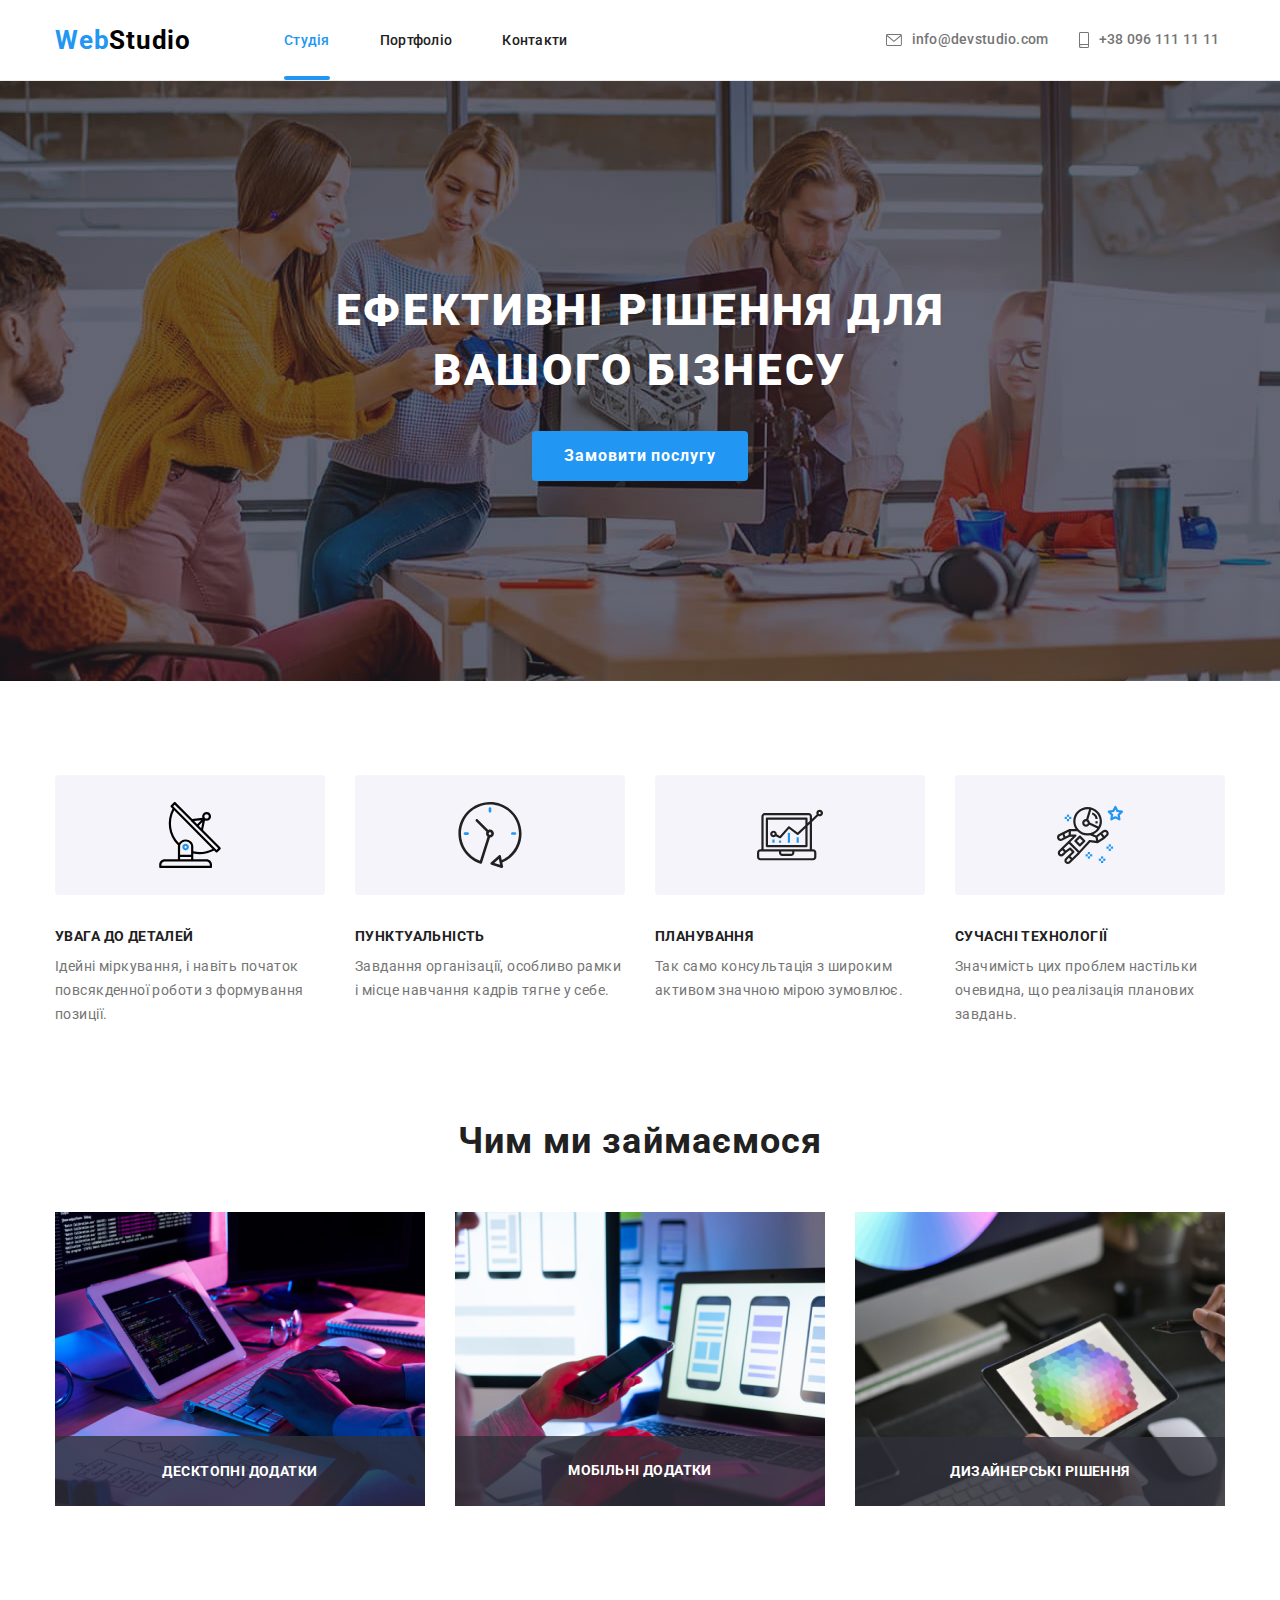
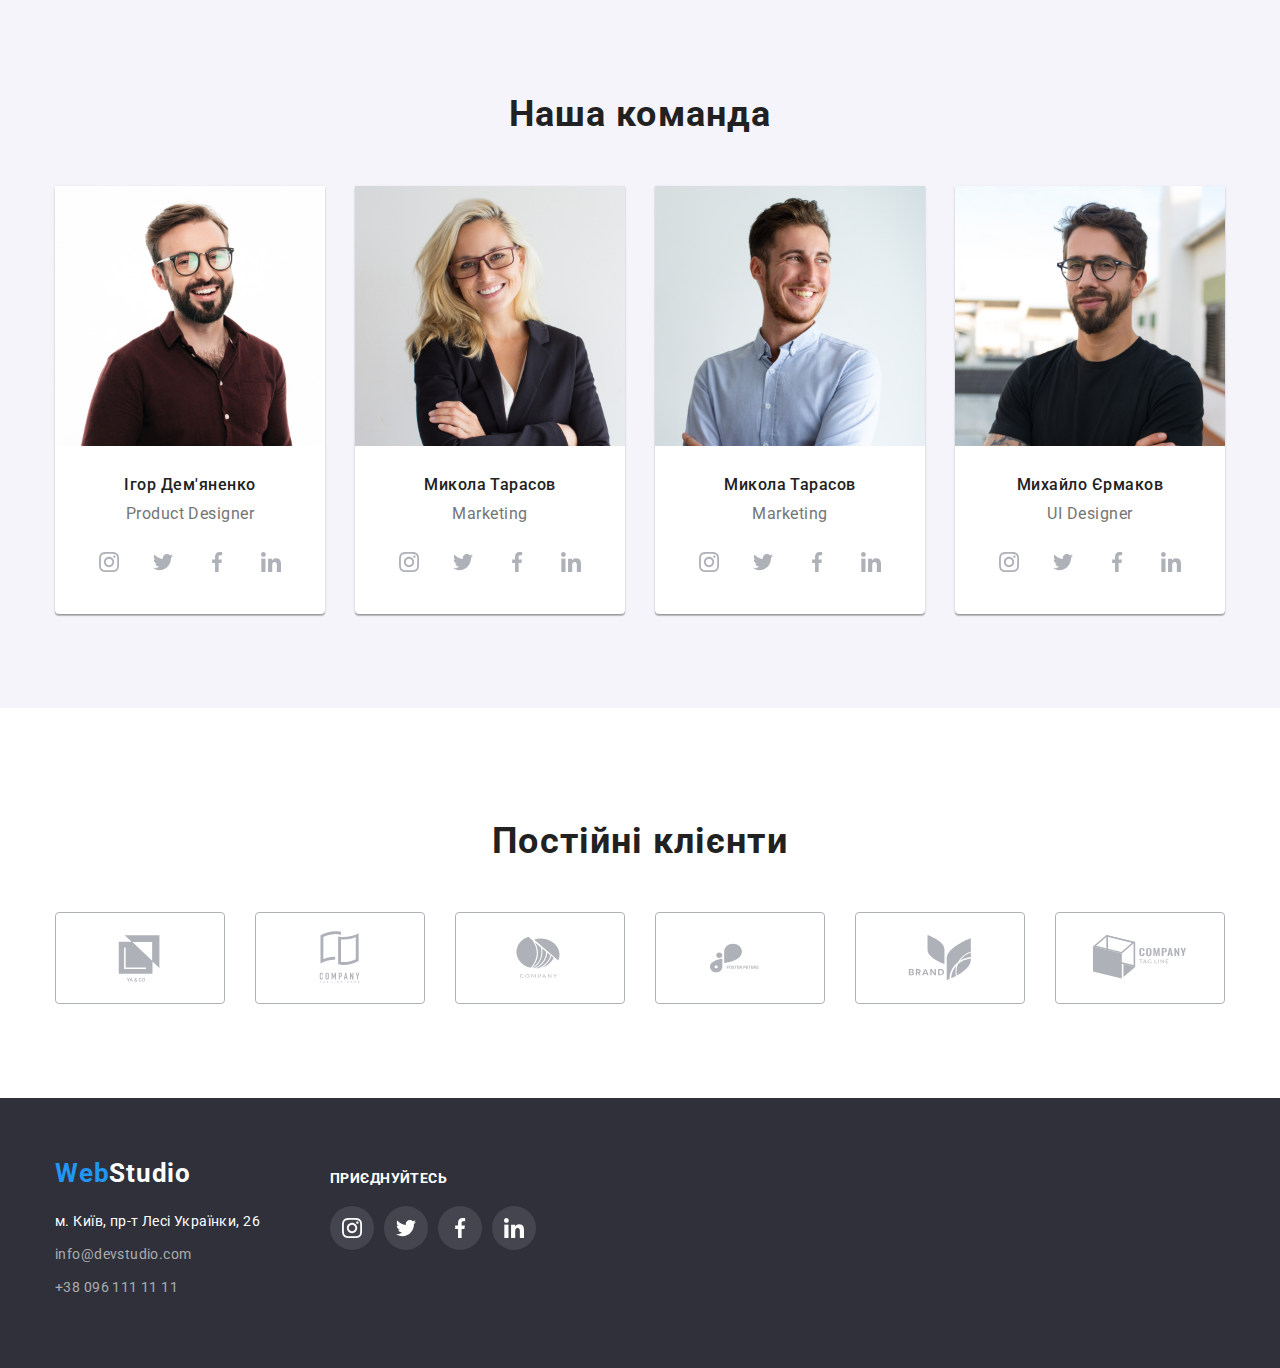
<file: index.html>
<!DOCTYPE html>
<html lang="en">
<head>
    <meta charset="UTF-8">
    <meta http-equiv="X-UA-Compatible" content="IE=edge">
    <meta name="viewport" content="width=device-width, initial-scale=1.0">
    <title>WebStudio</title>
    <link href="https://fonts.googleapis.com/css2?family=Raleway:wght@700&family=Roboto:wght@400;500;700;900&display=swap"
        rel="stylesheet"/>
    <link rel="stylesheet" href="https://cdnjs.cloudflare.com/ajax/libs/modern-normalize/1.1.0/modern-normalize.min.css"/>
    <link rel="stylesheet" href="./css/style.css"/>
</head>
<body>
 <!-- Шапка -->
    <header class="page-header">
        <div class="container">
            <a href="/" <span class="logo-web link">Web</span><span class="logo-studio">Studio</span></a>
            <nav class="nav">
                <ul class="header-list list">
                    <li class="header-list-item"><a class="header-list-link header-link link current" href="#">Студія</a></li>
                    <li class="header-list-item"><a class="header-list-link header-link link" href="./portfolio.html">Портфоліо</a></li>
                    <li class="header-list-item"><a class="header-list-link header-link link" href="/">Контакти</a></li>
                </ul>
            </nav>
            <ul class="header-contacts list">
                <li class="contacts-item"><a class="header-mail-link header-link link" href="mailto:info@devstudio.com"><svg class="mail-icon" width="16" height="12">
                    <use href="./img/icons.svg#icon-envelope"></use>
                </svg> info@devstudio.com</a></li>
                <li class="contacts-item"><a class="header-tel-link header-link link" href="tel:+380961111111">
                    <svg class="phone-icon" width="10" height="16">
                        <use href="./img/icons.svg#icon-smartphone">

                        </use>

                    </svg>+38 096 111 11 11</a></li>
            </ul>
        </div>
      
    </header>
    <main>


        <!-- Замовлення послуги -->
        <section class="hero">
            <div class="container">
                <h1 class="hero-title">Ефективні рішення для <br> вашого бізнесу</h1>
                <button class="button" type="" button data-modal-open>Замовити послугу</button>
            </div>
           
        </section>


        <!-- Переваги -->
        <section class="section">
        <div class="container">
            <h2 hidden>Переваги</h2>
            <ul class="section-list">
                <li class="section-list-item list">
                    <svg class="section-icon">
                        <use href="./img/icons.svg#icon-antenna"></use>
                    </svg>
                    <h3 class="section-title">УВАГА ДО ДЕТАЛЕЙ</h3>
                    <p class="section-text">Ідейні міркування, і навіть початок повсякденної роботи з формування позиції.</p>
                </li>

                <li class="section-list-item list">
                    <svg class="section-icon">
                        <use href="./img/icons.svg#icon-clock"></use>
                    </svg>
                    <h3 class="section-title">ПУНКТУАЛЬНІСТЬ</h3>
                    <p class="section-text">Завдання організації, особливо рамки і місце навчання кадрів тягне у себе.</p>
                </li>

                <li class="section-list-item list">
                    <svg class="section-icon">
                        <use href="./img/icons.svg#icon-diagram"></use>
                    </svg>
                    <h3 class="section-title">ПЛАНУВАННЯ</h3>
                    <p class="section-text">Так само консультація з широким активом значною мірою зумовлює.</p>
                </li>

                <li class="section-list-item list">
                    <svg class="section-icon">
                        <use href="./img/icons.svg#icon-astronaut"></use>
                    </svg>
                    <h3 class="section-title">СУЧАСНІ ТЕХНОЛОГІЇ</h3>
                    <p class="section-text">Значимість цих проблем настільки очевидна, що реалізація планових завдань.</p>
                </li>
            </ul>
        
        </div>
           
        </section>


        <!-- Чим ми займаємося -->
        <section class="about">
            <div class="container">
                <h2 class="about-title">Чим ми займаємося</h2>
                <ul class="about-list">
                    <li class="about-item">
                        <div class="about-thumb">
                            <img class="list" src="./img/notebook.jpg" alt="компютер" width="370">
                            <div class="about-thumb-desk">
                                <p>Десктопні додатки</p>
                            </div>
                        </div>
                    </li>
                    
                    <li class="about-item">
                        <div class="about-thumb">
                            <img class="list" src="./img/telephone.jpg" alt="телефон" width="370">
                            <div class="about-thumb-mobil">
                                <p>Мобільні додатки</p>
                            </div>
                        </div>
                    </li>
                    
                    <li class="about-item">
                        <div class="about-thumb">
                            <img class="list" src="./img/tablet.jpg" alt="планшет" width="370">
                            <div class="about-thumb-design">
                                <p>Дизайнерські рішення</p>
                            </div>
                        </div>
                    </li>
                </ul>
            </div>
          
        </section>


<!-- Наша команда -->
        <section  class="team">
            <div class="container">
                <h2 class="team-title">Наша команда</h2>
                <ul class="team-list">
                    <li class="team-item team-item list">
                        <img src="./img/productdesigner.jpg" alt="Product Designer" width="270">
                        <h3 class="team-list-title">Ігор Дем'яненко</h3>
                        <p class="team-list-text">Product Designer</p>
                        <ul class="social-icons list">
                            <li class="social-item">
                                <a  href="" class="social-link link">
                                    <svg class="social-icon" width="20" height="20">
                                        <use href="./img/icons.svg#icon-instagram"></use>
                                    </svg>
                                </a>
                            </li>
                            <li class="social-item">
                                <a href="" class="social-link link">
                                    <svg class="social-icon" width="20" height="20">
                                        <use href="./img/icons.svg#icon-twitter"></use>
                                    </svg>
                                </a>
                            </li>
                            <li class="social-item">
                                <a href="" class="social-link link">
                                    <svg class="social-icon" width="20" height="20">
                                        <use href="./img/icons.svg#icon-facebook"></use>
                                    </svg>
                                </a>
                            </li>
                            <li class="social-item">
                                <a href="" class="social-link link">
                                    <svg class="social-icon" width="20" height="20">
                                        <use href="./img/icons.svg#icon-linkedin"></use>
                                    </svg>
                                </a>
                            </li>
                        
                        </ul>
                    </li>
                    <li class="team-item list">
                        <img src="./img/frontenddeveloper.jpg" alt="Frontend Developer" width="270">
                        <h3 class="team-list-title">Микола Тарасов</h3>
                        <p class="team-list-text">Marketing</p>
                        <ul class="social-icons list">
                            <li class="social-item">
                                <a href="" class="social-link link">
                                    <svg class="social-icon" width="20" height="20">
                                        <use href="./img/icons.svg#icon-instagram"></use>
                                    </svg>
                                </a>
                            </li>
                            <li class="social-item">
                                <a href="" class="social-link link">
                                    <svg class="social-icon" width="20" height="20">
                                        <use href="./img/icons.svg#icon-twitter"></use>
                                    </svg>
                                </a>
                            </li>
                            <li class="social-item">
                                <a href="" class="social-link link">
                                    <svg class="social-icon" width="20" height="20">
                                        <use href="./img/icons.svg#icon-facebook"></use>
                                    </svg>
                                </a>
                            </li>
                            <li class="social-item">
                                <a href="" class="social-link link">
                                    <svg class="social-icon" width="20" height="20">
                                        <use href="./img/icons.svg#icon-linkedin"></use>
                                    </svg>
                                </a>
                            </li>
                        
                        </ul>
                    </li>
                    <li class="team-item list">
                        <img src="./img/marketing.jpg" alt="Marketing" width="270">
                        <h3 class="team-list-title">Микола Тарасов</h3>
                        <p class="team-list-text">Marketing</p>
                        <ul class="social-icons list">
                            <li class="social-item">
                                <a href="" class="social-link link">
                                    <svg class="social-icon" width="20" height="20">
                                        <use href="./img/icons.svg#icon-instagram"></use>
                                    </svg>
                                </a>
                            </li>
                            <li class="social-item">
                                <a href="" class="social-link link">
                                    <svg class="social-icon" width="20" height="20">
                                        <use href="./img/icons.svg#icon-twitter"></use>
                                    </svg>
                                </a>
                            </li>
                            <li class="social-item">
                                <a href="" class="social-link link">
                                    <svg class="social-icon" width="20" height="20">
                                        <use href="./img/icons.svg#icon-facebook"></use>
                                    </svg>
                                </a>
                            </li>
                            <li class="social-item">
                                <a href="" class="social-link link">
                                    <svg class="social-icon" width="20" height="20">
                                        <use href="./img/icons.svg#icon-linkedin"></use>
                                    </svg>
                                </a>
                            </li>
                        
                        </ul>
                    </li>
                    <li class="team-item list">
                        <img src="./img/uidesigner.jpg" alt="UI Designer" width="270">
                        <h3 class="team-list-title">Михайло Єрмаков</h3>
                        <p class="team-list-text">UI Designer</p>
                        <ul class="social-icons list">
                            <li class="social-item">
                                <a href="" class="social-link link">
                                    <svg class="social-icon" width="20" height="20">
                                        <use href="./img/icons.svg#icon-instagram"></use>
                                    </svg>
                                </a>
                            </li>
                            <li class="social-item">
                                <a href="" class="social-link link">
                                    <svg class="social-icon" width="20" height="20">
                                        <use href="./img/icons.svg#icon-twitter"></use>
                                    </svg>
                                </a>
                            </li>
                            <li class="social-item">
                                <a href="" class="social-link link">
                                    <svg class="social-icon" width="20" height="20">
                                        <use href="./img/icons.svg#icon-facebook"></use>
                                    </svg>
                                </a>
                            </li>
                            <li class="social-item">
                                <a href="" class="social-link link">
                                    <svg class="social-icon" width="20" height="20">
                                        <use href="./img/icons.svg#icon-linkedin"></use>
                                    </svg>
                                </a>
                            </li>
                        
                        </ul>
                    </li>
            </div>
          
        </section>

/* Постійні клієнти */


        <section class="clients">
            <div class="container">
                <h4 class="client-title">Постійні клієнти</h4>
                <ul class="client-list">
                    <li class="client-item list">
                        <a href="" class="client-link link">
                            <svg class="client-icon">
                                <use href="./img/icons.svg#icon-ya-co">
        
                                </use>
                            </svg>
                        </a>
                    </li>
                    <li class="client-item list">
                        <a href="" class="client-link link">
                            <svg class="client-icon">
                                <use href="./img/icons.svg#icon-tagline-here">
        
                                </use>
                            </svg>
                        </a>
                    </li>
                    <li class="client-item list">
                        <a href="" class="client-link link">
                            <svg class="client-icon">
                                <use href="./img/icons.svg#icon-company">
                                </use>
                            </svg>
                        </a>
                    </li>
                    <li class="client-item list">
                        <a href="" class="client-link link">
                            <svg class="client-icon">
                                <use href="./img/icons.svg#icon-foster-peters">
        
                                </use>
                            </svg>
                        </a>
        
                    </li>
                    <li class="client-item list">
                        <a href="" class="client-link link">
                            <svg class="client-icon">
                                <use href="./img/icons.svg#icon-brand">
        
                                </use>
                            </svg>
                        </a>
                    </li>
                    <li class="client-item list">
                        <a href="" class="client-link link">
                            <svg class="client-icon">
                                <use href="./img/icons.svg#icon-company-tag">
                                </use>
                            </svg>
                        </a>
                    </li>
                </ul>
            </div>
        </section>
    </main>

    
  
    <!-- Подвал -->
    <footer class="footer">
        <div class="container">
            <div>
                <a href="/" class="logo-web link">Web<span class="footer-studio">Studio</span></a>
                <address class="address">
                    <ul class="adress-list">
                        <li class="address-contacts">
                            <a class="address-item item link" href="https://goo.gl/maps/7HRLnux7PFmiZNjdA" target="_blank"
                                rel="noopener noreferrer nofollow">м. Київ, пр-т Лесі Українки, 26</a>
                        </li>
                        <li class="address-contacts">
                            <a class="address-list-item item link" href="mailto:info@devstudio.com">info@devstudio.com</a>
                        </li>
                        <li class="address-contacts">
                            <a class="address-list-item item link" href="tel:+380961111111">+38 096 111 11 11</a>
                        </li>
                    </ul>
                </address>
            </div>
    
            <div class="footer-social">
                <h5 class="footer-social-title">Приєднуйтесь</h5>
                <ul class="footer-item">
            
                    <li class="footer-list list">
                        <a href="" class="footer-social-link link">
                            <svg class="footer-icon" width="20" height="20">
                                <use href="./img/icons.svg#icon-instagram"></use>
                            </svg>
                        </a>
                    </li>
                    <li class="footer-list list">
                        <a href="" class="footer-social-link link">
                            <svg class="footer-icon" width="20" height="20">
                                <use href="./img/icons.svg#icon-twitter"></use>
                            </svg>
                        </a>
                    </li>
                    <li class="footer-list list">
                        <a href="" class="footer-social-link link">
                            <svg class="footer-icon" width="20" height="20">
                                <use href="./img/icons.svg#icon-facebook"></use>
                            </svg>
                        </a>
                    </li>
                    <li class="footer-list list">
                        <a href="" class="footer-social-link link">
                            <svg class="footer-icon" width="20" height="20">
                                <use href="./img/icons.svg#icon-linkedin"></use>
                            </svg>
                        </a>
                    </li>
                </ul>
            </div>
        </div>
      
    </footer>
    <div class="modal-backdrop is-hidden" data-modal>
        <div class="modal">
            <button class="close-sign " data-modal-close>
                <svg >
                    <use href="./img/icons.svg#icon-close-button"></use>
                </svg>
            </button>
        </div>
    </div>
    <script src="./js/modal.js"></script>
</body>
</html>
</file>
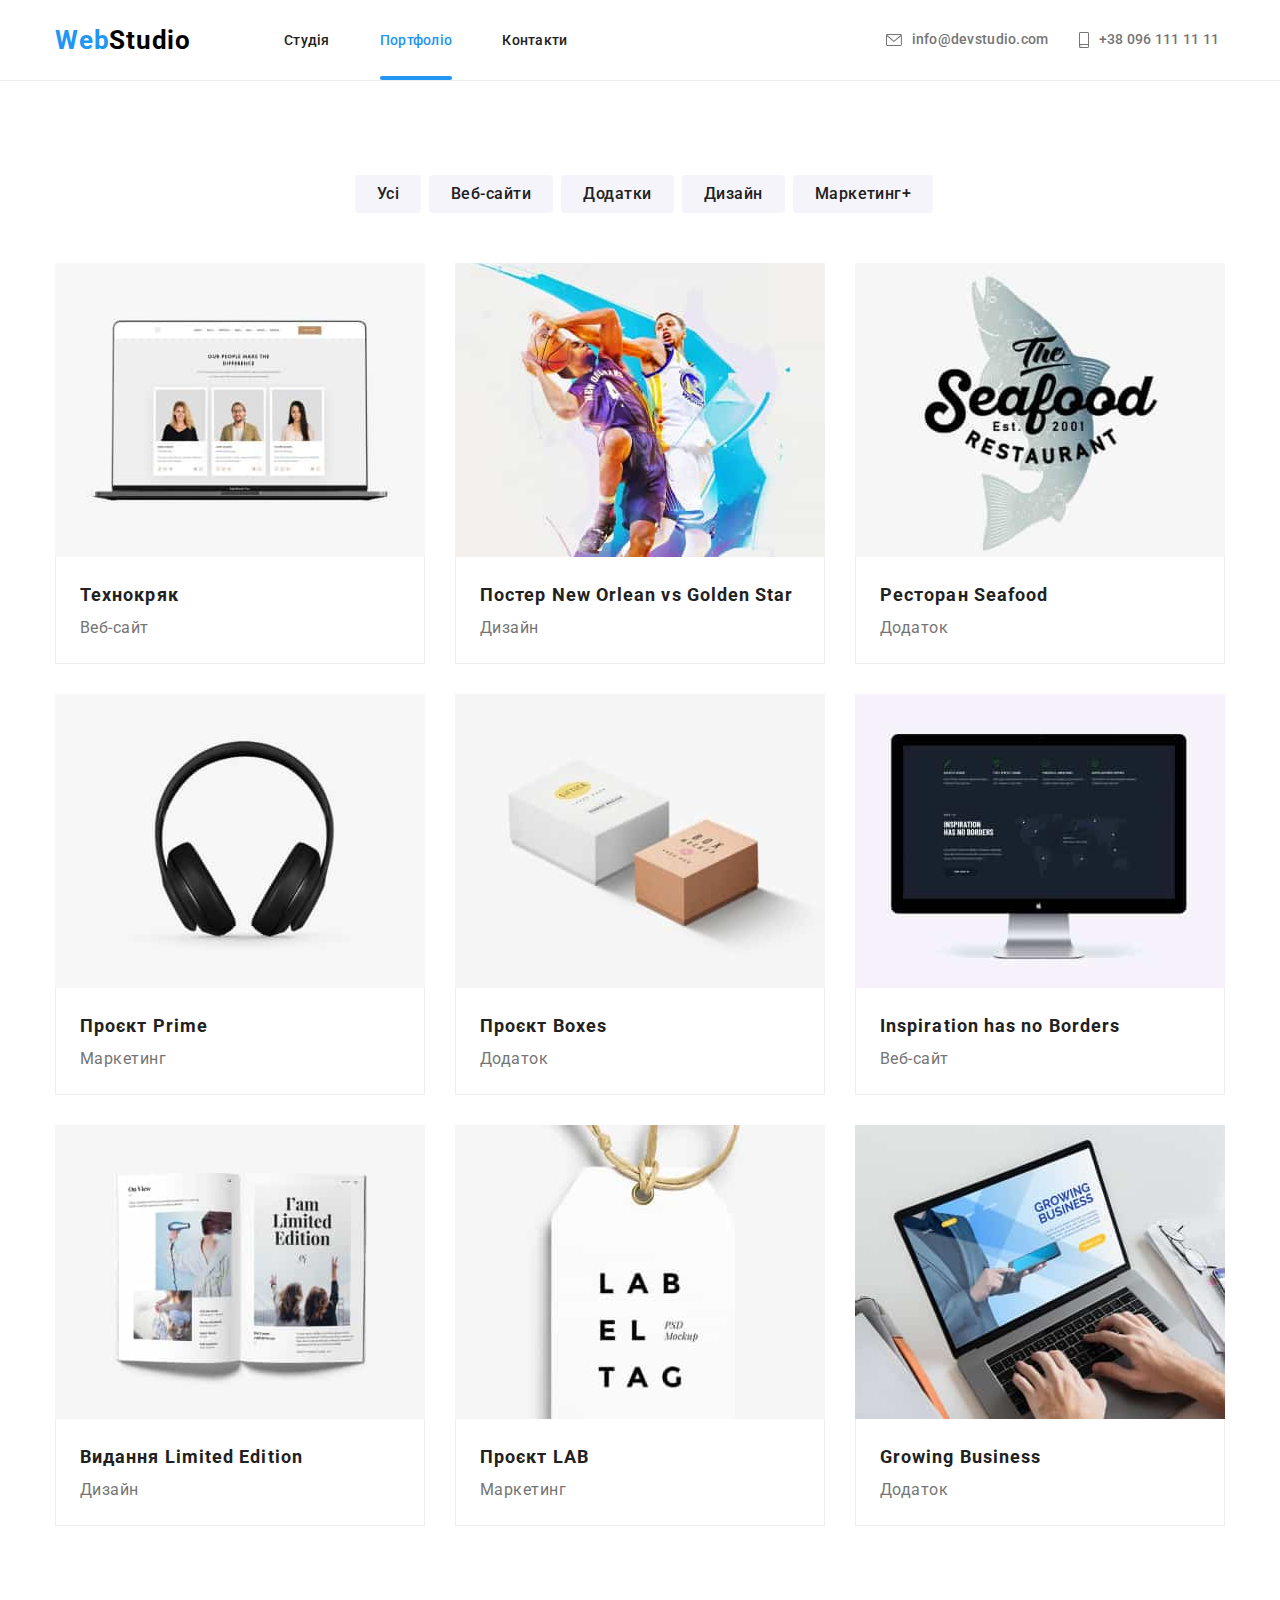
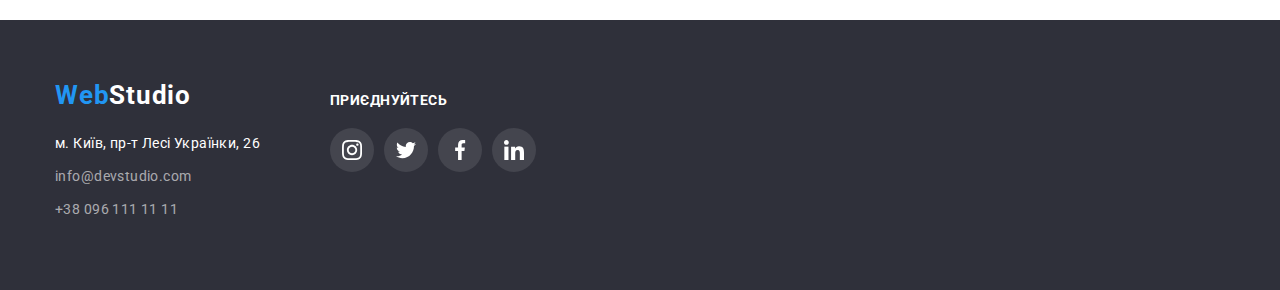
<file: portfolio.html>
<!DOCTYPE html>
<html lang="en">
<head>
    <meta charset="UTF-8">
    <meta http-equiv="X-UA-Compatible" content="IE=edge">
    <meta name="viewport" content="width=device-width, initial-scale=1.0">
    <title>WebStudio</title>
    <link href="https://fonts.googleapis.com/css2?family=Raleway:wght@700&family=Roboto:wght@400;500;700;900&display=swap"
        rel="stylesheet">
    <link rel="stylesheet" href="https://cdnjs.cloudflare.com/ajax/libs/modern-normalize/1.1.0/modern-normalize.min.css" />
    <link rel="stylesheet" href="./css/style.css"/>
    
</head>
<body>
    <!-- Шапка -->
    <header class="page-header">
    <div class="container">
        <nav class="header-nav">
            <a href="/" <span class="logo-web link">Web</span><span class="logo-studio">Studio</span></a>
            <ul class="header-list list">
                <li class="header-list-item"><a class="header-list-link header-link link list-active-link"
                        href="./index.html">Студія</a></li>
                <li class="header-list-item"><a class="header-list-link header-link link current"
                        href="./portfolio.html">Портфоліо</a></li>
                <li class="header-list-item"><a class="header-list-link header-link link" href="#">Контакти</a></li>
            </ul>
        </nav>
        <ul class="header-contacts list">
            <li class="contacts-item"><a class="header-mail-link header-link link" href="mailto:info@devstudio.com"><svg
                        class="mail-icon" width="16" height="12">
                        <use href="./img/icons.svg#icon-envelope"></use>
                    </svg> info@devstudio.com</a></li>
            <li class="contacts-item"><a class="header-tel-link header-link link" href="tel:+380961111111">
                    <svg class="phone-icon" width="10" height="16">
                        <use href="./img/icons.svg#icon-smartphone">
                        </use>
                    </svg>+38 096 111 11 11</a></li>
        </ul>
    </div>
      
    </header>
    <main>
        <section class="section">
            <div class="container">
                <h1 hidden>Портфолио</h1>
                
                <ul class="main-list list">
                    <li class="main-services"><button class="main-button button" type="button">Усі</button> </li>
                    <li class="main-services"><button class="main-button button" type="button">Веб-сайти</button></li>
                    <li class="main-services"><button class="main-button button" type="button">Додатки</button></li>
                    <li class="main-services"><button class="main-button button" type="button">Дизайн</button></li>
                    <li class="main-services"><button class="main-button button" type="button">Маркетинг+</button></li>
                </ul>
                
                
                <ul class="main-items list">
                    <li class="main-set">
                    
                        <div class="main-thumb">
                            <img src="./img/tehnokryak.jpg" alt="Експерты" width="370">
                            <div class="main-overlay">
                                <div class="main-thumb-text">
                                    <p class="main-text">Ресурс пропонує комплексні пропозиції з різним рівнем функціоналу та сервісів. Все
                                        це
                                        дозволить
                                        відвідувачу
                                        отримати
                                        вичерпні відомості про компанію чи приватну особу.
                                    </p>
                                </div>
                            </div>
                        </div>
                    
                        <div class="main-content">
                            <h2 class="main-items-title">Технокряк</h2>
                            <p class="main-items-text">Веб-сайт</p>
                        </div>
                    
                    
                    </li>
                    <li class="main-set">
                        <div class="main-thumb">
                            <img src="./img/Basketboll.jpg" alt="Баскетболисты" width="370">
                            <div class="main-overlay">
                                <div class="main-thumb-text">
                                    <p class="main-text">Ресурс пропонує комплексні пропозиції з різним рівнем функціоналу та сервісів. Все
                                        це
                                        дозволить
                                        відвідувачу
                                        отримати
                                        вичерпні відомості про компанію чи приватну особу.</p>
                                </div>
                            </div>
                    
                        </div>
                    
                        <div class="main-content">
                            <h2 class="main-items-title">Постер New Orlean vs Golden Star</h2>
                            <p class="main-items-text">Дизайн</p>
                        </div>
                    </li>
                    <li class="main-set">
                        <div class="main-thumb">
                            <img src="./img/restauran.jpg" alt="Ресторан" width="370">
                            <div class="main-overlay">
                    
                                <div class="main-thumb-text">
                                    <p class="main-text">Ресурс пропонує комплексні пропозиції з різним рівнем функціоналу та сервісів. Все
                                        це
                                        дозволить
                                        відвідувачу
                                        отримати
                                        вичерпні відомості про компанію чи приватну особу.</p>
                                </div>
                            </div>
                    
                        </div>
                    
                        <div class="main-content">
                            <h2 class="main-items-title">Ресторан Seafood</h2>
                            <p class="main-items-text">Додаток</p>
                        </div>
                    
                    </li>
                    <li class="main-set">
                        <div class="main-thumb">
                            <img src="./img/headphones.jpg" alt="Наушники" width="370">
                            <div class="main-overlay">
                                <div class="main-thumb-text">
                                    <p class="main-text">Ресурс пропонує комплексні пропозиції з різним рівнем функціоналу та сервісів. Все
                                        це
                                        дозволить
                                        відвідувачу
                                        отримати
                                        вичерпні відомості про компанію чи приватну особу.</p>
                                </div>
                    
                            </div>
                    
                        </div>
                    
                        <div class="main-content">
                            <h2 class="main-items-title">Проєкт Prime</h2>
                            <p class="main-items-text">Маркетинг</p>
                        </div>
                    
                    </li>
                    <li class="main-set">
                        <div class="main-thumb">
                            <img src="./img/boxes.jpg" alt="Две коробки" width="370">
                            <div class="main-overlay">
                    
                                <div class="main-thumb-text">
                                    <p class="main-text">Ресурс пропонує комплексні пропозиції з різним рівнем функціоналу та сервісів. Все
                                        це
                                        дозволить
                                        відвідувачу
                                        отримати
                                        вичерпні відомості про компанію чи приватну особу.</p>
                                </div>
                            </div>
                    
                        </div>
                    
                        <div class="main-content">
                            <h2 class="main-items-title">Проєкт Boxes</h2>
                            <p class="main-items-text">Додаток</p>
                        </div>
                    
                    </li>
                    <li class="main-set">
                        <div class="main-thumb">
                            <img src="./img/monitor.jpg" alt="Монитор" width="370">
                            <div class="main-overlay">
                                <div class="main-thumb-text">
                                    <p class="main-text">Ресурс пропонує комплексні пропозиції з різним рівнем функціоналу та сервісів. Все
                                        це
                                        дозволить
                                        відвідувачу
                                        отримати
                                        вичерпні відомості про компанію чи приватну особу.</p>
                                </div>
                    
                            </div>
                    
                        </div>
                    
                        <div class="main-content">
                            <h2 class="main-items-title">Inspiration has no Borders</h2>
                            <p class="main-items-text">Веб-сайт</p>
                        </div>
                    
                    </li>
                    <li class="main-set">
                        <div class="main-thumb">
                            <img src="./img/book.jpg" alt="Книга" width="370">
                            <div class="main-overlay">
                                <div class="main-thumb-text">
                                    <p class="main-text">Ресурс пропонує комплексні пропозиції з різним рівнем функціоналу та сервісів. Все
                                        це
                                        дозволить
                                        відвідувачу
                                        отримати
                                        вичерпні відомості про компанію чи приватну особу.</p>
                                </div>
                    
                            </div>
                    
                        </div>
                    
                        <div class="main-content">
                            <h2 class="main-items-title">Видання Limited Edition</h2>
                            <p class="main-items-text">Дизайн</p>
                        </div>
                    
                    </li>
                    <li class="main-set">
                        <div class="main-thumb">
                            <img src="./img/label.jpg" alt="Лейба" width="370">
                            <div class="main-overlay">
                                <div class="main-thumb-text">
                                    <p class="main-text">Ресурс пропонує комплексні пропозиції з різним рівнем функціоналу та сервісів. Все
                                        це
                                        дозволить
                                        відвідувачу
                                        отримати
                                        вичерпні відомості про компанію чи приватну особу.</p>
                                </div>
                    
                            </div>
                    
                        </div>
                    
                        <div class="main-content">
                            <h2 class="main-items-title">Проєкт LAB</h2>
                            <p class="main-items-text">Маркетинг</p>
                        </div>
                    
                    </li>
                    <li class="main-set">
                        <div class="main-thumb">
                            <img src="./img/computer.jpg" alt="Ноутбук" width="370">
                            <div class="main-overlay">
                                <div class="main-thumb-text">
                                    <p class="main-text">Ресурс пропонує комплексні пропозиції з різним рівнем функціоналу та сервісів. Все
                                        це
                                        дозволить
                                        відвідувачу
                                        отримати
                                        вичерпні відомості про компанію чи приватну особу.</p>
                                </div>
                            </div>
                    
                        </div>
                    
                        <div class="main-content">
                            <h2 class="main-items-title">Growing Business</h2>
                            <p class="main-items-text">Додаток</p>
                        </div>
                
                    </li>
                </ul>
        
            </div>
        
        </section>

    </main>
    
   

    <!-- Подвал -->
    <footer class="footer">
        <div class="container">
            <div>
                <a href="/" class="logo-web link">Web<span class="footer-studio">Studio</span></a>
                <address class="address">
                    <ul class="adress-list">
                        <li class="list">
                            <a class="address-item item link" href="https://goo.gl/maps/7HRLnux7PFmiZNjdA" target="_blank"
                                rel="noopener noreferrer nofollow">м. Київ, пр-т Лесі Українки, 26</a>
                        </li>
                        <li class="list">
                            <a class="address-list-item item link" href="mailto:info@devstudio.com">info@devstudio.com</a>
                        </li>
                        <li class="list">
                            <a class="address-list-item item link" href="tel:+380961111111">+38 096 111 11 11</a>
                        </li>
                    </ul>
                </address>
            </div>
    
            <div class="footer-social">
                <h5 class="footer-social-title">Приєднуйтесь</h5>
                <ul class="footer-item">
            
                    <li class="footer-list list">
                        <a href="" class="footer-social-link link">
                            <svg class="footer-icon" width="20" height="20">
                                <use href="./img/icons.svg#icon-instagram"></use>
                            </svg>
                        </a>
                    </li>
                    <li class="footer-list list">
                        <a href="" class="footer-social-link link">
                            <svg class="footer-icon" width="20" height="20">
                                <use href="./img/icons.svg#icon-twitter"></use>
                            </svg>
                        </a>
                    </li>
                    <li class="footer-list list">
                        <a href="" class="footer-social-link link">
                            <svg class="footer-icon" width="20" height="20">
                                <use href="./img/icons.svg#icon-facebook"></use>
                            </svg>
                        </a>
                    </li>
                    <li class="footer-list list">
                        <a href="" class="footer-social-link link">
                            <svg class="footer-icon" width="20" height="20">
                                <use href="./img/icons.svg#icon-linkedin"></use>
                            </svg>
                        </a>
                    </li>
                </ul>
            </div>
    </div>
    
</footer>

</body>

</html>
</file>
<file: css/style.css>
:root {
        --main-color:#212121 ;
        --second-color:#FFFFFF;
        --blue-color:#2196F3;
        --grey-color:#757575;
        --black-color:#000000;
        --brown-color:#2F303A;
        --beige-color:#F5F4FA;
        --button-color:#188CE8;
        --bg-color:#F5F4FA;
}
h1,
h2,
h3,
p {
        margin: 0;
}

img {
        display: block;
        max-width: 100%;
        height: auto;
}



body {
    font-family: 'Roboto', sans-serif;
    background-color: var(--second-color);
    color: var(--second-color);
}
*, 
*::after, 
*::before {
        box-sizing: border-box;
}
* {
        margin: 0;
        padding: 0;
}
.container {
        width: 1200px;
        padding-left: 15px;
        padding-right: 15px;
        margin-left: auto;
        margin-right: auto;
}


.link {
    text-decoration: none;
}

.list {
    list-style: none;
  
}


.page-header {
       border-bottom: 1px solid #ECECEC;
        
}
.header-nav {
        display: flex;
        align-items: center;
}
.page-header .container {
        display: flex;
        align-items: center;
       

}

.header-list {
        display: flex;
        /*padding-top: 32px;*/
        /*padding-bottom: 32px;*/
        margin-left: 93px;
        margin-right: 318px;
}
.header-list-item:not(:first-child) {
        margin-left: 50px;
        align-items: center;
      
}


.logo-web {
        font-weight: 700;
        font-size: 26px;
        line-height: 1.19;
        letter-spacing: 0.03em;
        color: var(--blue-color);
}
.logo-studio {
        font-weight: 700;
        font-size: 26px;
        line-height: 1.19;
        letter-spacing: 0.03em;
        color: var(--black-color);
}
.header-list-link:hover,
.header-list-link:focus {
        color:var(--blue-color) ;
}
.header-list .header-list-link.current {
        color: var(--blue-color);
        position: relative;
}


.header-list-link {
      
        position: relative;
        font-weight: 500;
        font-size: 14px;
        line-height: 1.14;
        letter-spacing: 0.02em;
        color: var(--main-color);
        transition: color 250ms cubic-bezier(0.4, 0, 0.2, 1);
}

.current::after {
        position: absolute;
        content: '';
        display: block;
        width: 100%;
        height: 4px;
        border-radius: 2px;
        background: var(--blue-color);
        left: 0;
        bottom: -32px;
}



.header-contacts {
        display: flex;
        padding-top: 32px;
        padding-bottom: 32px;
       
}

       
.header-mail-link {
        display: flex;
        font-weight: 500;
        font-size: 14px;
        line-height: 1.14;
        letter-spacing: 0.02em;
        color: var(--grey-color);
        margin-right: 30px;
        align-items: center;
        transition: color 250ms cubic-bezier(0.4, 0, 0.2, 1);
       
}
.header-tel-link {
        display: flex;
        font-weight: 500;
        font-size: 14px;
        line-height: 1.14;
        letter-spacing: 0.02em; 
        color: var(--grey-color);
        transition: color 250ms cubic-bezier(0.4, 0, 0.2, 1);
}
 .header-mail-link:hover,
 .header-mail-link:focus,
 .header-tel-link:hover,
 .header-tel-link:focus {
        color: var(--blue-color);
 }

.mail-icon,
.phone-icon {
        margin-right: 10px;
        fill: currentColor;
}


.hero {
        background:var(--brown-color);
        padding-top: 200px;
        padding-bottom: 200px;
        margin: 0 auto;
        text-align: center;

        max-width: 1600px;
        background-image:linear-gradient(
                rgba(47, 48, 58, 0.4),
                rgba(47, 48, 58, 0.4)),
                  url(../img/img-bg.jpg);
        background-repeat: no-repeat;  
        background-position: 50% 50%;
                  
       
}
.hero-title {
        font-weight: 900;
        font-size: 44px;
        line-height: 1.36;
        letter-spacing: 0.06em;
        text-align: center;
        text-transform: uppercase;  
        color: var(--second-color);
        margin-bottom: 30px;
}
.button {
        font-weight: 700;
        font-size: 16px;
        line-height: 1.87;   
        letter-spacing: 0.06em;    
        color: var(--second-color);
        align-items: center;
        text-align: center;
        background:var(--blue-color);
        font-family: inherit;
        padding: 10px 32px;
        border-radius: 4px;
        border: none;
       
}

.section {
    background: var(--second-color);
    padding-top: 94px;
    padding-bottom: 94px;
}
    
.section-icon {
        width: 270px;
        height: 120px;
        background: var(--bg-color);
        border-radius: 4px;
        padding: 25px 102px;
        margin-bottom: 30px;
}

.section-title {
        font-weight: 700;
        font-size: 14px;
        line-height: 1.14;
        letter-spacing: 0.03em;
        text-transform: uppercase;   
        color: var(--main-color);
        margin-bottom: 10px;
}
.section-text {
        font-size: 14px;
        line-height: 1.71;  
        letter-spacing: 0.03em;
        color: var(--grey-color);
        
}
.section-list {
        display: flex;
        gap: 30px;
}
       
.section-list-item {
        flex-basis: calc((100% - 3 * 30px) / 4);
}

.about {
        background: var(--white-color);
        padding-bottom: 94px;
        
       
}
.about-list {
        list-style: none;
        display: flex;
        flex-wrap: wrap;
        gap: 30px;
}

.about-item {
        flex-basis: calc((100% - 2 * 30) / 3);
}
.about-title {
        font-weight: 700;
        font-size: 36px;
        line-height: 1.16;
        text-align: center;
        letter-spacing: 0.03em;
        color: var(--main-color);
        margin-bottom: 50px;
    }
.about-thumb {
        position: relative;
    }
.about-thumb-desk {
        font-family: 'Roboto';
        font-style: normal;
        font-weight: 700;
        font-size: 14px;
        line-height: calc(16/14);
        text-align: center;
        letter-spacing: 0.03em;
        text-transform: uppercase;

        color: var(--second-color);
        width: 100%;
        background-color: rgba(47, 48, 58, 0.8);
        padding: 27px 107px;
        position: absolute;
        left: 0;
        bottom: 0;
    }
    .about-thumb-mobil {
        font-family: 'Roboto';
        font-style: normal;
        font-weight: 700;
        font-size: 14px;
        line-height: 1.14;
        text-align: center;
        letter-spacing: 0.03em;
        text-transform: uppercase;
        width: 100%;
        height: 70px;
        padding-top: 27px;
        padding-bottom: 27px;
        background-color: rgba(47, 48, 58, 0.8);
        position: absolute;
        left: 0;
        bottom: 0;
      
    }
    .about-thumb-design {
        font-family: 'Roboto';
        font-style: normal;
        font-weight: 700;
        font-size: 14px;
        line-height: 1.14;
        text-align: center;
        letter-spacing: 0.03em;
        text-transform: uppercase;
        width: 100%;
        background-color: rgba(47, 48, 58, 0.8);
       padding-top: 27px;
       padding-bottom: 27px;
        position: absolute;
        left: 0;
        bottom: 0;
    }
  

.team {
    background: var(--beige-color);
    padding: 94px 15px;
    display: flex;
}   

.team-list {
        display: flex;
        flex-wrap: wrap;
        gap: 30px;
}

.team-item {
        background-color:var(--second-color) ;
        flex-basis: calc((100% - 3 * 30px) / 4);
        text-align: center;
        border-radius: 0px 0px 4px 4px;
        padding-bottom: 30px;
        box-shadow: 0px 1px 3px 
        rgba(0, 0, 0, 0.12), 0px 1px 1px 
        rgba(0, 0, 0, 0.14), 0px 2px 1px 
        rgba(0, 0, 0, 0.2);
     
    
}

.team-title {
        font-weight: 700;
        font-size: 36px;
        line-height: 1.16;
        text-align: center;
        letter-spacing: 0.03em;
        color: var(--main-color);
        margin-bottom: 50px;
       
}
.team-list-title {
        font-weight: 500;
        font-size: 16px;
        line-height: 1.18;
        letter-spacing: 0.03em;
        color: var(--main-color);
        margin-top: 30px;
        margin-bottom: 10px;
}
.team-list-text {
        font-size: 16px;
        line-height: 1.18;
        letter-spacing: 0.03em;
        color: var(--grey-color);
        margin-bottom: 16px;
}


.social-icons {
        display: flex;
        justify-content: center;
        margin-top: 16px;
      
}

.social-item {
        width: 44px;
        height: 44px;
        margin-right: 10px;
}

.social-item:last-child {
        margin-right: 0;
} 



.social-link {
      
        width: 100%;
        height: 100%;
        display: flex;
        align-items: center;
        justify-content: center;
        background-color: var(--second-color);
        border-radius: 50%;
        color: #AFB1B8; 
        transition: background-color 250ms cubic-bezier(0.4, 0, 0.2, 1);
}
.social-icon {
        fill: currentColor;
        transition: fill 250ms cubic-bezier(0.4, 0, 0.2, 1);
}

        



.social-link:hover,
.social-link:focus {
        background-color: var(--blue-color);
     
}
.social-link:hover .social-icon,
.social-link:focus .social-icon {
       fill: var(--second-color);
      
}

/* Наші клієнти */

.clients {
        padding-top: 94px;
        padding-bottom: 94px;
}

.client-title {
        font-family: 'Roboto';
        font-style: normal;
        font-weight: 700;
        font-size: 36px;
        line-height: 42px;
        text-align: center;
        letter-spacing: 0.03em;
        color: var(--main-color);
        margin-bottom: 50px;
}

.client-list {
        display: flex;
        gap: 30px;

}



.client-link {
        width: 170px;
        height: 92px;
        align-items: center;
        justify-content: center;
        display: flex;
        color: #AFB1B8;
        border-radius: 4px;   
        border: 1px solid #AFB1B8;
        cursor: pointer;
        transition: 250ms cubic-bezier(0.4, 0, 0.2, 1);
       
       
      
}
.client-icon {
        fill: currentColor;
        width: 106px;
        height: 60px;
        transition: 250ms cubic-bezier(0.4, 0, 0.2, 1);
}

.client-link:hover,
.client-link:focus {
        border: 1px solid var(--blue-color);
       
}

.client-link:hover .client-icon,
.client-link:focus .client-icon {
        fill:var(--blue-color);
}



.footer {
       background: var(--brown-color);
       padding: 60px 0 60px 0;
}
    

.footer-studio {
        font-weight: 700;
        font-size: 26px;
        line-height: 1.19;
        letter-spacing: 0.03em;
        color: var(--second-color);

}
.adress-list {
        list-style: none;
        margin-top: 20px;
}
.address-item {
        font-style: normal;
        font-weight: 400;
        font-size: 14px;
        line-height: 24px;
        letter-spacing: 0.03em;
        color: var(--second-color);
        transition: 250ms cubic-bezier(0.4, 0, 0.2, 1);
}
.address-list-item {
        font-style: normal;
        font-weight: 400;
        font-size: 14px;
        line-height: 24px;
        letter-spacing: 0.03em;
        color: rgba(255, 255, 255, 0.6);
        transition: 250ms cubic-bezier(0.4, 0, 0.2, 1);
}
.item:hover,
.item:focus {
        color:var(--blue-color);

}
.adress-list .list:not(last-child) {
        margin-bottom: 9px;
}
.address-contacts:not(last-child) {
        margin-bottom: 9px;
}
 .footer > .container > .logo-web, .footer-studio {
        margin-bottom: 20px;
}
.footer>.container {
        display: flex;
}

.footer-social {
        padding-top: 12px;
}

.footer-item {
        display: flex;
        margin-left: 70px;
        justify-content: center;
}

.footer-list {
        width: 44px;
        height: 44px;
        margin-right: 10px;
        
        
}
.footer-list:last-child {
        margin-right: 0;
}
.footer-social-link {
        width: 100%;
        height: 100%;
        display: flex;
        align-items: center;
        justify-content: center;
        border-radius: 50%;
        background-color:rgba(255, 255, 255, 0.1);
        color: var(--second-color);
        transition: background-color 250ms cubic-bezier(0.4, 0, 0.2, 1);
      
}
.footer-icon {
        fill: currentColor;
}
.footer-social-link:hover,
.footer-social-link:focus {
        background-color: var(--blue-color);
}





.footer-social-title {
        font-family: 'Roboto';
        font-style: normal;
        font-weight: 700;
        font-size: 14px;
        line-height: 16px;
        letter-spacing: 0.03em;
        text-transform: uppercase;
        color: var(--second-color);
        margin-bottom: 20px;
        margin-left: 70px;
}

.main-button {
        font-weight: 500;
        font-size: 16px;
        line-height: 1.62;
        letter-spacing: 0.03em;
        color: var(--main-color);
        background-color: var(--beige-color);
        padding: 6px 22px;
        transition: background-color 250ms cubic-bezier(0.4, 0, 0.2, 1),
        color 250ms cubic-bezier(0.4, 0, 0.2, 1);;
}
.main-list {
        display: flex;
        margin-bottom: 50px;
        justify-content: center;
      
       
}
.main-services:not(first-child) {
        margin-left: 8px;
}

.button:hover,
.button:focus {
        background-color:var(--button-color);
}
.button {
        cursor: pointer;
}
.main-button:hover,
.main-button:focus {
        background-color: var(--button-color);
        color:var(--second-color);
        box-shadow: 0px 3px 1px 
        rgba(0, 0, 0, 0.1), 0px 1px 2px 
        rgba(0, 0, 0, 0.08), 0px 2px 2px 
        rgba(0, 0, 0, 0.12);

}
.main-items {
       display: flex; 
       flex-wrap: wrap;
       gap: 30px;
      
        
}
.main-set {
        flex-basis: calc((100% - 2 * 30px)/ 3);
        cursor: pointer;
        transition: 250ms cubic-bezier(0.4, 0, 0.2, 1);
}

.main-set:hover,
.main-set:focus {
        box-shadow: 0px 1px 1px rgba(0, 0, 0, 0.12),
                0px 4px 4px rgba(0, 0, 0, 0.06),
                1px 4px 6px rgba(0, 0, 0, 0.16);
               
}
.main-items-title {
        font-weight: 700;
        font-size: 18px;
        line-height: 2;
        letter-spacing: 0.06em;
        color: var(--main-color);
        
}
.main-items-text {
        font-size: 16px;
        line-height: 1.87;
        letter-spacing: 0.03em;
        color: var(--grey-color);
}
.main-thumb {
        position: relative;
        width: 370px;
        height: 294px;
        overflow: hidden;
}
.main-thumb-text {
        position: absolute;
        top: 63px;
        left: 24px;
        width: 322px;
        height: 168px;
     

}




.main-overlay {
position: absolute;
top: 0;
left: 0;
width: 100%;
height: 100%;
background-color: rgba(33, 150, 243, 0.9);
transform: translateY(100%);
transition: 250ms cubic-bezier(0.4, 0, 0.2, 1);
}

.main-set:hover .main-overlay,
.main-set:focus .main-overlay {
      transform: translateY(0);
}


.main-text {
        position: absolute;
        font-family: 'Roboto';
        font-style: normal;
        font-weight: 400;
        font-size: 18px;
        line-height: 28px;
      

        letter-spacing: 0.03em;

        color:var(--second-color);
}


.main-content {
        padding: 20px 24px;
        border-right: 1px solid #EEEEEE;
        border-bottom: 1px solid #EEEEEE;
        border-left: 1px solid #EEEEEE;
       
}

.modal-backdrop {
        position: fixed;
        top: 0;
        right: 0;
        bottom: 0;
        left: 0;
        background-color: rgba(0, 0, 0, 0.2);
        transition: opacity 500ms, visibility 500ms;
}
.modal {
        position: absolute;
        width: 528px;
        height: 581px;
        top: 50%;
        left: 50%;
        transform: translate(-50%, -50%);
        transition: transform 1000ms;
        background-color: var(--second-color);
        box-shadow: 0px 1px 3px 
        rgba(0, 0, 0, 0.12), 0px 1px 1px 
        rgba(0, 0, 0, 0.14), 0px 2px 1px 
        rgba(0, 0, 0, 0.2);
        border-radius: 4px;
}



.modal .close-sign {
        position: absolute;
        display: flex;
        justify-content: center;
        align-items: center;
        cursor: pointer;
        width: 30px;
        height: 30px;
        top: 8px;
        right: 8px;
        border-radius: 50%;
        border: 1px solid rgba(0, 0, 0, 0.1);
        background-color: var(--second-color);
}
.is-hidden {
        visibility: hidden;
        opacity: 0;
        pointer-events: none;
}
</file>
